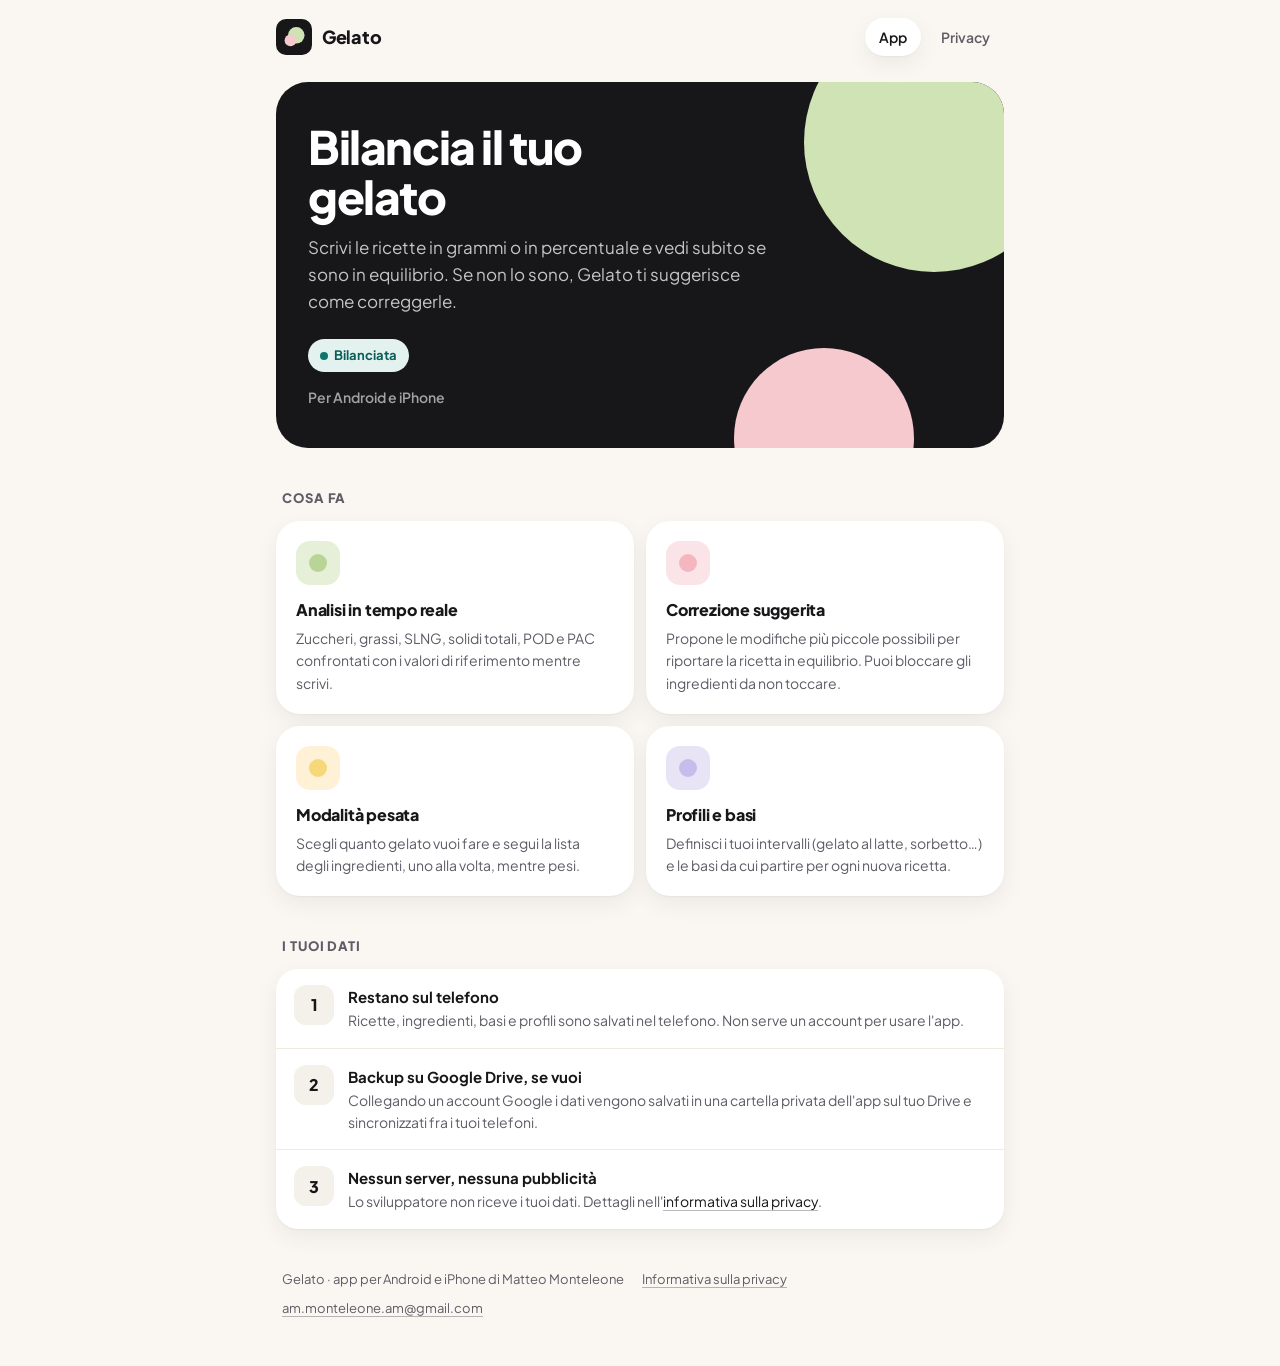
<file: index.html>
<!doctype html>
<html lang="it">
<head>
  <meta charset="utf-8">
  <meta name="viewport" content="width=device-width, initial-scale=1">
  <title>Gelato · Bilancia le tue ricette</title>
  <meta name="description" content="Gelato è un'app per Android e iPhone (iOS) per scrivere e bilanciare ricette di gelato: zuccheri, grassi, SLNG, solidi totali, POD e PAC.">
  <link rel="icon" href="icon.svg" type="image/svg+xml">
  <link rel="preconnect" href="https://fonts.googleapis.com">
  <link rel="preconnect" href="https://fonts.gstatic.com" crossorigin>
  <link href="https://fonts.googleapis.com/css2?family=Plus+Jakarta+Sans:wght@400;500;600;700;800&display=swap" rel="stylesheet">
  <link rel="stylesheet" href="style.css">
</head>
<body>
  <div class="wrap">
    <header class="top">
      <a class="brand" href="./"><img src="icon.svg" alt="">Gelato</a>
      <nav>
        <a href="./" aria-current="page">App</a>
        <a href="privacy.html">Privacy</a>
      </nav>
    </header>

    <main>
      <section class="hero">
        <div class="scoop s1"></div>
        <div class="scoop s2"></div>
        <h1>Bilancia il tuo gelato</h1>
        <p>Scrivi le ricette in grammi o in percentuale e vedi subito se sono in equilibrio. Se non lo sono, Gelato ti suggerisce come correggerle.</p>
        <span class="pill">Bilanciata</span>
        <p class="platforms">Per Android e iPhone</p>
      </section>

      <h2>Cosa fa</h2>
      <div class="grid">
        <div class="card">
          <div class="dot" style="background:var(--green-bg)"><span style="background:#B9D497"></span></div>
          <h3>Analisi in tempo reale</h3>
          <p>Zuccheri, grassi, SLNG, solidi totali, POD e PAC confrontati con i valori di riferimento mentre scrivi.</p>
        </div>
        <div class="card">
          <div class="dot" style="background:var(--pink-bg)"><span style="background:#F4B6BF"></span></div>
          <h3>Correzione suggerita</h3>
          <p>Propone le modifiche più piccole possibili per riportare la ricetta in equilibrio. Puoi bloccare gli ingredienti da non toccare.</p>
        </div>
        <div class="card">
          <div class="dot" style="background:var(--yellow-bg)"><span style="background:#F6D77A"></span></div>
          <h3>Modalità pesata</h3>
          <p>Scegli quanto gelato vuoi fare e segui la lista degli ingredienti, uno alla volta, mentre pesi.</p>
        </div>
        <div class="card">
          <div class="dot" style="background:var(--violet-bg)"><span style="background:#C7BDEB"></span></div>
          <h3>Profili e basi</h3>
          <p>Definisci i tuoi intervalli (gelato al latte, sorbetto…) e le basi da cui partire per ogni nuova ricetta.</p>
        </div>
      </div>

      <h2>I tuoi dati</h2>
      <div class="group">
        <div class="row">
          <div class="ic">1</div>
          <div><strong>Restano sul telefono</strong><span>Ricette, ingredienti, basi e profili sono salvati nel telefono. Non serve un account per usare l'app.</span></div>
        </div>
        <div class="row">
          <div class="ic">2</div>
          <div><strong>Backup su Google Drive, se vuoi</strong><span>Collegando un account Google i dati vengono salvati in una cartella privata dell'app sul tuo Drive e sincronizzati fra i tuoi telefoni.</span></div>
        </div>
        <div class="row">
          <div class="ic">3</div>
          <div><strong>Nessun server, nessuna pubblicità</strong><span>Lo sviluppatore non riceve i tuoi dati. Dettagli nell'<a href="privacy.html">informativa sulla privacy</a>.</span></div>
        </div>
      </div>
    </main>

    <footer>
      <span>Gelato · app per Android e iPhone di Matteo Monteleone</span>
      <a href="privacy.html">Informativa sulla privacy</a>
      <a href="mailto:am.monteleone.am@gmail.com">am.monteleone.am@gmail.com</a>
    </footer>
  </div>
</body>
</html>
</file>
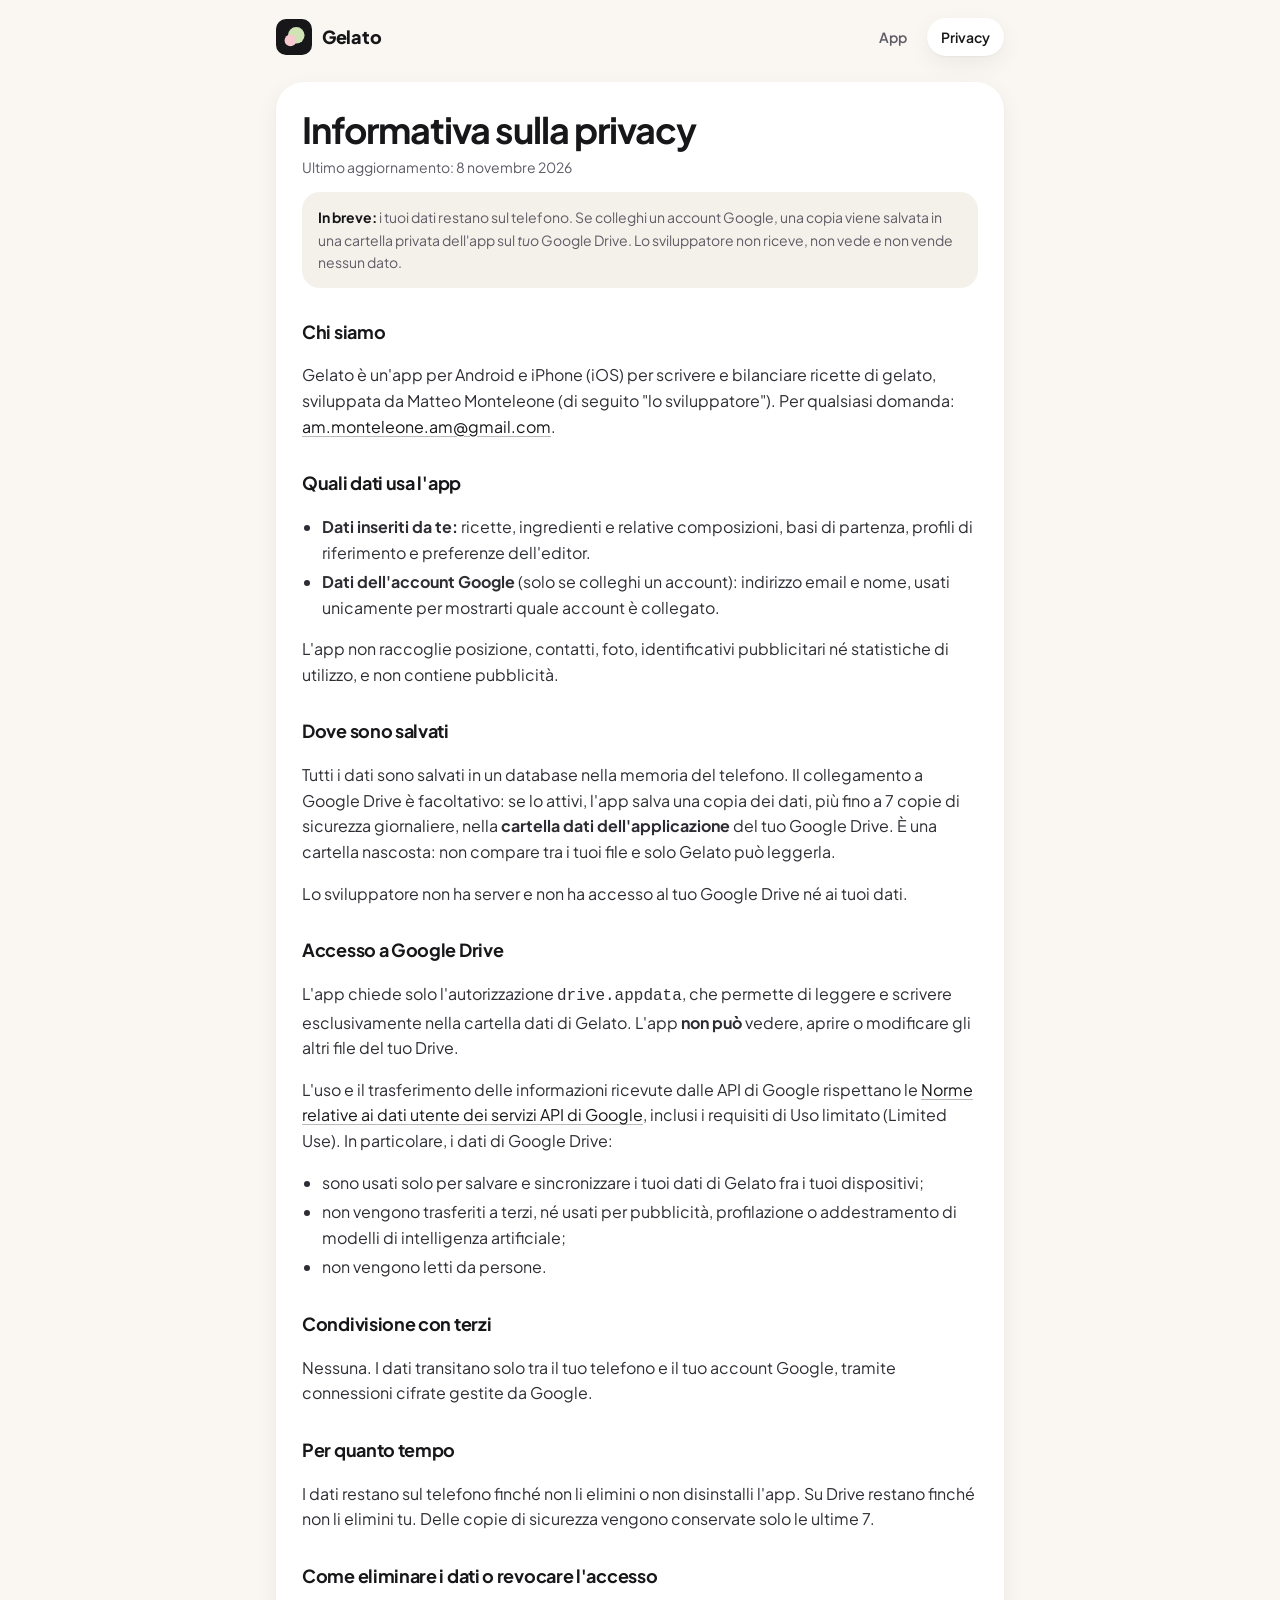
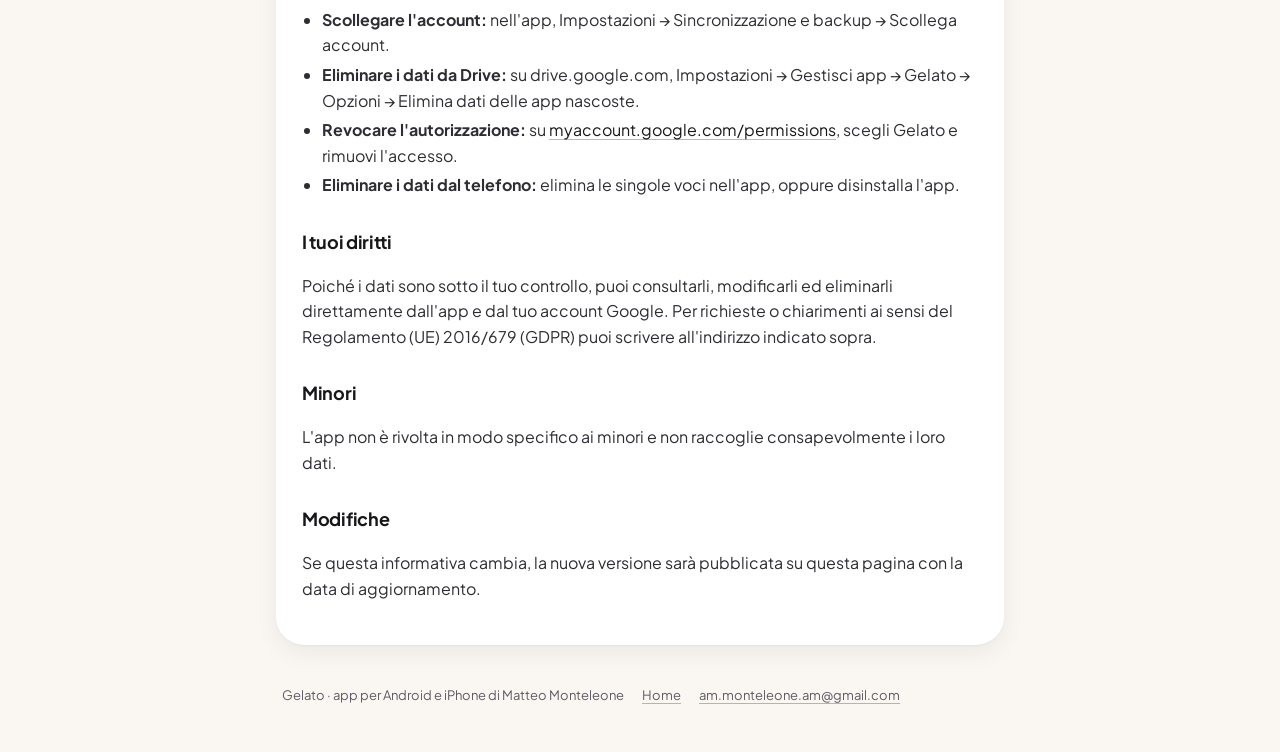
<file: privacy.html>
<!doctype html>
<html lang="it">
<head>
  <meta charset="utf-8">
  <meta name="viewport" content="width=device-width, initial-scale=1">
  <title>Informativa sulla privacy · Gelato</title>
  <meta name="description" content="Informativa sulla privacy dell'app Gelato.">
  <link rel="icon" href="icon.svg" type="image/svg+xml">
  <link rel="preconnect" href="https://fonts.googleapis.com">
  <link rel="preconnect" href="https://fonts.gstatic.com" crossorigin>
  <link href="https://fonts.googleapis.com/css2?family=Plus+Jakarta+Sans:wght@400;500;600;700;800&display=swap" rel="stylesheet">
  <link rel="stylesheet" href="style.css">
</head>
<body>
  <div class="wrap">
    <header class="top">
      <a class="brand" href="./"><img src="icon.svg" alt="">Gelato</a>
      <nav>
        <a href="./">App</a>
        <a href="privacy.html" aria-current="page">Privacy</a>
      </nav>
    </header>

    <main class="doc">
      <h1>Informativa sulla privacy</h1>
      <p class="meta">Ultimo aggiornamento: 8 novembre 2026</p>

      <div class="note"><strong>In breve:</strong> i tuoi dati restano sul telefono. Se colleghi un account Google, una copia viene salvata in una cartella privata dell'app sul <em>tuo</em> Google Drive. Lo sviluppatore non riceve, non vede e non vende nessun dato.</div>

      <h3>Chi siamo</h3>
      <p>Gelato è un'app per Android e iPhone (iOS) per scrivere e bilanciare ricette di gelato, sviluppata da Matteo Monteleone (di seguito "lo sviluppatore"). Per qualsiasi domanda: <a href="mailto:am.monteleone.am@gmail.com">am.monteleone.am@gmail.com</a>.</p>

      <h3>Quali dati usa l'app</h3>
      <ul>
        <li><strong>Dati inseriti da te:</strong> ricette, ingredienti e relative composizioni, basi di partenza, profili di riferimento e preferenze dell'editor.</li>
        <li><strong>Dati dell'account Google</strong> (solo se colleghi un account): indirizzo email e nome, usati unicamente per mostrarti quale account è collegato.</li>
      </ul>
      <p>L'app non raccoglie posizione, contatti, foto, identificativi pubblicitari né statistiche di utilizzo, e non contiene pubblicità.</p>

      <h3>Dove sono salvati</h3>
      <p>Tutti i dati sono salvati in un database nella memoria del telefono. Il collegamento a Google Drive è facoltativo: se lo attivi, l'app salva una copia dei dati, più fino a 7 copie di sicurezza giornaliere, nella <strong>cartella dati dell'applicazione</strong> del tuo Google Drive. È una cartella nascosta: non compare tra i tuoi file e solo Gelato può leggerla.</p>
      <p>Lo sviluppatore non ha server e non ha accesso al tuo Google Drive né ai tuoi dati.</p>

      <h3>Accesso a Google Drive</h3>
      <p>L'app chiede solo l'autorizzazione <code>drive.appdata</code>, che permette di leggere e scrivere esclusivamente nella cartella dati di Gelato. L'app <strong>non può</strong> vedere, aprire o modificare gli altri file del tuo Drive.</p>
      <p>L'uso e il trasferimento delle informazioni ricevute dalle API di Google rispettano le <a href="https://developers.google.com/terms/api-services-user-data-policy" rel="noopener">Norme relative ai dati utente dei servizi API di Google</a>, inclusi i requisiti di Uso limitato (Limited Use). In particolare, i dati di Google Drive:</p>
      <ul>
        <li>sono usati solo per salvare e sincronizzare i tuoi dati di Gelato fra i tuoi dispositivi;</li>
        <li>non vengono trasferiti a terzi, né usati per pubblicità, profilazione o addestramento di modelli di intelligenza artificiale;</li>
        <li>non vengono letti da persone.</li>
      </ul>

      <h3>Condivisione con terzi</h3>
      <p>Nessuna. I dati transitano solo tra il tuo telefono e il tuo account Google, tramite connessioni cifrate gestite da Google.</p>

      <h3>Per quanto tempo</h3>
      <p>I dati restano sul telefono finché non li elimini o non disinstalli l'app. Su Drive restano finché non li elimini tu. Delle copie di sicurezza vengono conservate solo le ultime 7.</p>

      <h3>Come eliminare i dati o revocare l'accesso</h3>
      <ul>
        <li><strong>Scollegare l'account:</strong> nell'app, Impostazioni → Sincronizzazione e backup → Scollega account.</li>
        <li><strong>Eliminare i dati da Drive:</strong> su drive.google.com, Impostazioni → Gestisci app → Gelato → Opzioni → Elimina dati delle app nascoste.</li>
        <li><strong>Revocare l'autorizzazione:</strong> su <a href="https://myaccount.google.com/permissions" rel="noopener">myaccount.google.com/permissions</a>, scegli Gelato e rimuovi l'accesso.</li>
        <li><strong>Eliminare i dati dal telefono:</strong> elimina le singole voci nell'app, oppure disinstalla l'app.</li>
      </ul>

      <h3>I tuoi diritti</h3>
      <p>Poiché i dati sono sotto il tuo controllo, puoi consultarli, modificarli ed eliminarli direttamente dall'app e dal tuo account Google. Per richieste o chiarimenti ai sensi del Regolamento (UE) 2016/679 (GDPR) puoi scrivere all'indirizzo indicato sopra.</p>

      <h3>Minori</h3>
      <p>L'app non è rivolta in modo specifico ai minori e non raccoglie consapevolmente i loro dati.</p>

      <h3>Modifiche</h3>
      <p>Se questa informativa cambia, la nuova versione sarà pubblicata su questa pagina con la data di aggiornamento.</p>
    </main>

    <footer>
      <span>Gelato · app per Android e iPhone di Matteo Monteleone</span>
      <a href="./">Home</a>
      <a href="mailto:am.monteleone.am@gmail.com">am.monteleone.am@gmail.com</a>
    </footer>
  </div>
</body>
</html>
</file>
<file: style.css>
:root {
  --bg: #FAF7F2; --surface: #FFFFFF; --ink: #17171A; --muted: #5E5C66;
  --line: #EFEAE2; --field: #F4F0EA; --ok: #0F766E; --ok-bg: #E3F2EE;
  --green: #CFE3B4; --green-bg: #E6F0D8; --pink: #F6C9CF; --pink-bg: #FBE4E7;
  --cream-bg: #F3EEE3; --violet-bg: #E8E4F5; --yellow-bg: #FFF1D6;
  --shadow: 0 1px 2px rgba(23,23,26,.04), 0 8px 24px rgba(23,23,26,.06);
}
* { box-sizing: border-box; }
html { -webkit-text-size-adjust: 100%; }
body {
  margin: 0; background: var(--bg); color: var(--ink);
  font-family: "Plus Jakarta Sans", system-ui, -apple-system, "Segoe UI", Roboto, sans-serif;
  font-size: 16px; line-height: 1.6;
}
a { color: var(--ink); text-decoration-color: rgba(23,23,26,.3); text-underline-offset: 3px; }
a:hover { text-decoration-color: var(--ink); }
.wrap { max-width: 760px; margin: 0 auto; padding: 0 16px; }

/* barra in alto */
.top { display: flex; align-items: center; justify-content: space-between; padding: 18px 0; gap: 12px; }
.brand { display: flex; align-items: center; gap: 10px; font-weight: 800; font-size: 18px; text-decoration: none; letter-spacing: -.3px; }
.brand img { width: 36px; height: 36px; border-radius: 10px; }
.top nav { display: flex; gap: 6px; }
.top nav a { text-decoration: none; font-weight: 600; font-size: 14px; padding: 8px 14px; border-radius: 99px; color: var(--muted); }
.top nav a[aria-current="page"] { background: var(--surface); color: var(--ink); box-shadow: var(--shadow); }

/* scheda scura in evidenza (come "Crea un nuovo gelato") */
.hero {
  position: relative; overflow: hidden; background: var(--ink); color: #fff;
  border-radius: 32px; padding: 40px 32px; margin-top: 8px;
}
.hero h1 { position: relative; margin: 0 0 12px; font-size: clamp(32px, 7vw, 46px); line-height: 1.08; letter-spacing: -1.4px; font-weight: 800; max-width: 12ch; }
.hero p { position: relative; margin: 0; color: rgba(255,255,255,.75); max-width: 40ch; font-size: 17px; }
.hero .scoop { position: absolute; border-radius: 50%; }
.hero .s1 { width: 260px; height: 260px; background: var(--green); right: -60px; top: -70px; }
.hero .s2 { width: 180px; height: 180px; background: var(--pink); right: 90px; bottom: -80px; }
.pill {
  position: relative; display: inline-flex; align-items: center; gap: 6px; margin-top: 24px;
  background: var(--ok-bg); color: #0B5E57; font-weight: 700; font-size: 13px; padding: 6px 12px; border-radius: 99px;
}
.hero .platforms { margin-top: 14px; font-size: 14px; font-weight: 600; color: rgba(255,255,255,.6); }
.pill::before { content: ""; width: 8px; height: 8px; border-radius: 50%; background: var(--ok); }

h2 { font-size: 13px; letter-spacing: .9px; text-transform: uppercase; color: var(--muted); font-weight: 800; margin: 40px 6px 12px; }

/* griglia caratteristiche (come le schede ricetta) */
.grid { display: grid; grid-template-columns: repeat(2, minmax(0, 1fr)); gap: 12px; }
.card { background: var(--surface); border-radius: 24px; padding: 20px; box-shadow: var(--shadow); }
.card .dot { width: 44px; height: 44px; border-radius: 14px; display: grid; place-items: center; margin-bottom: 12px; }
.card .dot span { width: 18px; height: 18px; border-radius: 50%; display: block; }
.card h3 { margin: 0 0 4px; font-size: 16px; font-weight: 800; letter-spacing: -.2px; }
.card p { margin: 0; font-size: 14px; color: var(--muted); }

/* gruppo di righe (come le impostazioni) */
.group { background: var(--surface); border-radius: 22px; box-shadow: var(--shadow); overflow: hidden; }
.row { display: flex; gap: 14px; padding: 16px 18px; align-items: flex-start; }
.row + .row { border-top: 1px solid var(--line); }
.row .ic { flex: none; width: 40px; height: 40px; border-radius: 12px; background: var(--field); display: grid; place-items: center; font-weight: 800; }
.row strong { display: block; font-size: 15px; }
.row span { display: block; font-size: 14px; color: var(--muted); }

/* testo dell'informativa */
.doc { background: var(--surface); border-radius: 28px; box-shadow: var(--shadow); padding: 28px 26px; margin-top: 8px; }
.doc h1 { font-size: clamp(28px, 6vw, 36px); letter-spacing: -1px; line-height: 1.1; margin: 0 0 6px; }
.doc .meta { color: var(--muted); font-size: 14px; margin: 0 0 8px; }
.doc h3 { font-size: 18px; letter-spacing: -.3px; margin: 30px 0 8px; }
.doc p, .doc li { color: #2E2D33; }
.doc ul { padding-left: 20px; }
.doc li { margin: 4px 0; }
.note { background: var(--field); border-radius: 18px; padding: 14px 16px; font-size: 14px; color: var(--muted); margin: 14px 0; }
.note strong { color: var(--ink); }

footer { color: var(--muted); font-size: 13px; padding: 40px 6px 48px; display: flex; flex-wrap: wrap; gap: 8px 18px; }
footer a { color: var(--muted); }

@media (max-width: 560px) {
  .hero { padding: 32px 22px; border-radius: 28px; }
  .hero .s1 { width: 190px; height: 190px; right: -70px; top: -60px; }
  .hero .s2 { width: 130px; height: 130px; right: 40px; bottom: -70px; }
  .grid { grid-template-columns: 1fr; }
  .doc { padding: 22px 18px; }
  .top nav a { padding: 8px 10px; }
}
</file>
